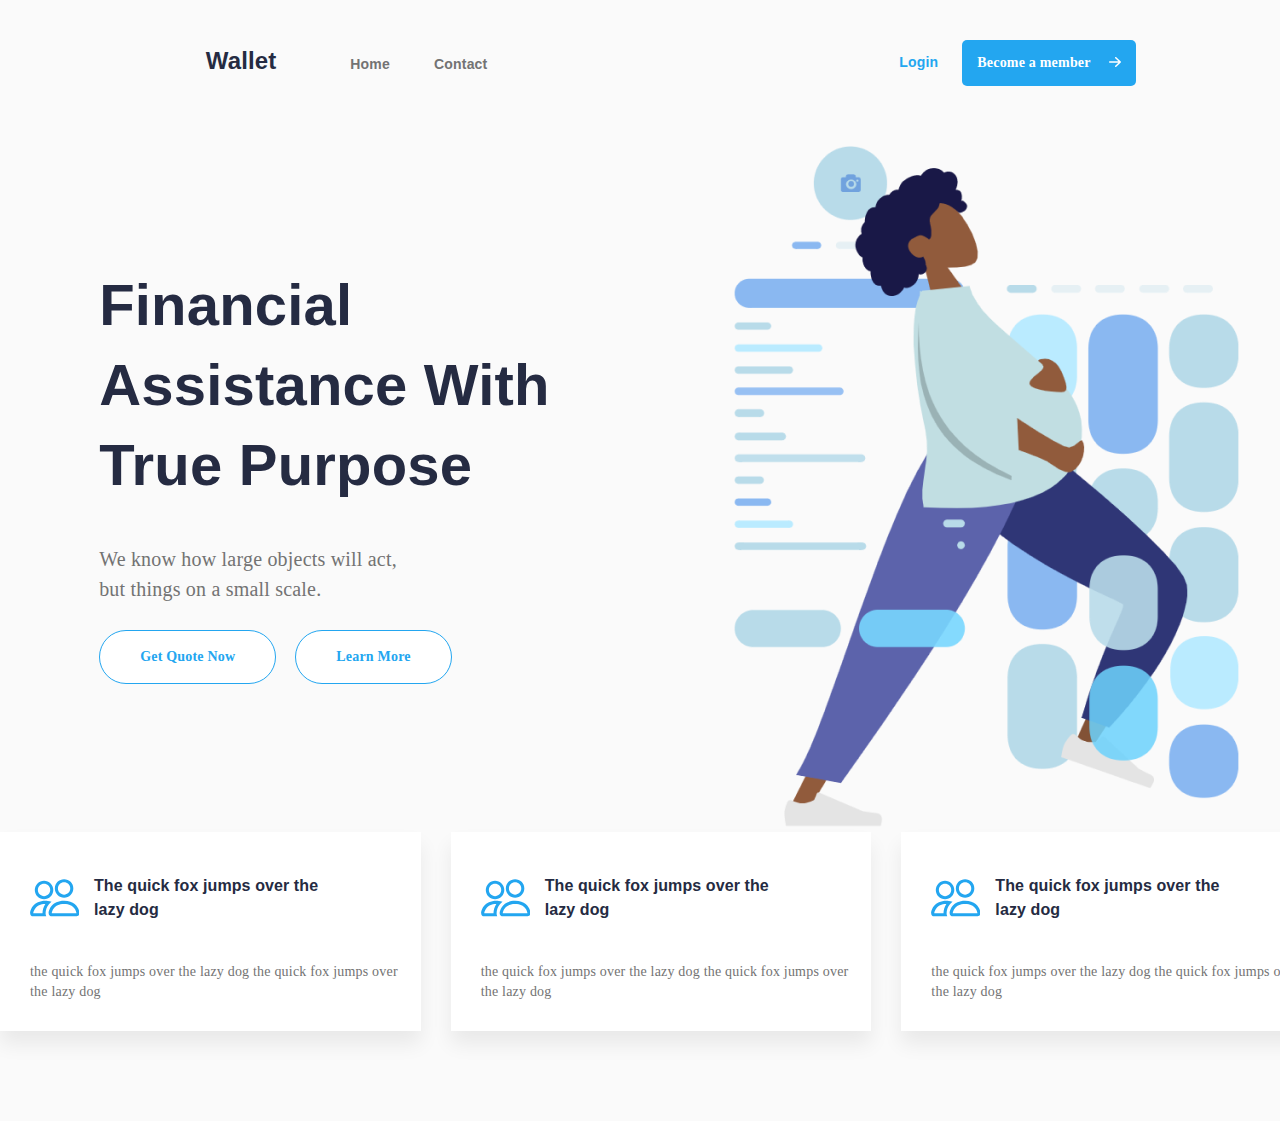
<file: index.html>
<!DOCTYPE html>
<html lang="en">

<head>
    <meta charset="UTF-8">
    <meta http-equiv="X-UA-Compatible" content="IE=edge">
    <meta name="viewport" content="width=device-width, initial-scale=1.0">
    <link rel="stylesheet" href="style.css">
    <title>Wallet</title>
</head>

<body>
    <div class="content">
        <div class="navbar">
            <div class="left_content">
                <a href="" id="logo">Wallet</a>
                <a href="">Home</a>
                <a href="">Contact</a>
            </div>
            <div class="right_content">
                <a href="login_page/index.html">Login</a>
                <form action = "signup_page/index.html">
                <button>Become a member <img src="img/Vector (1).svg" alt=""></button>
                </form>
            </div>
        </div>
        <div class="home">
            <div class="home_main_content">
                <div class="home_main_content_left">
                    <h1>Financial  Assistance With  True Purpose</h1>
                    <h4>We know how large objects will act, <br>
                        but things on a small scale.</h4>
                    <div class="home_buttons">
                        <button id="get">Get Quote Now</button>
                        <button id="learn">Learn More</button>
                    </div>
                </div>
                <div class="home_main_content_right">
                    <img src="img/croods-user-interface.png" alt="img">
                </div>
            </div>
            <div class="home_cards">
                <div class="home_card">
                    <div class="card_up">
                        <img src="img/Vector.svg" alt="">
                        <div class="card_header">
                            <h5>The quick fox jumps over the
                                lazy dog</h5>
                            </div>
                    </div>
                    <div class="card_lower">
                        <p>the quick fox jumps over the lazy dog the quick
                            fox jumps over the lazy dog</p>
                    </div>
                </div>
                <div class="home_card">
                    <div class="card_up">
                        <img src="img/Vector.svg" alt="">
                        <div class="card_header">
                            <h5>The quick fox jumps over the
                                lazy dog</h5>
                            </div>
                    </div>
                    <div class="card_lower">
                        <p>the quick fox jumps over the lazy dog the quick
                            fox jumps over the lazy dog</p>
                    </div>
                </div>
                <div class="home_card">
                    <div class="card_up">
                        <img src="img/Vector.svg" alt="">
                        <div class="card_header">
                            <h5>The quick fox jumps over the
                                lazy dog</h5>
                            </div>
                    </div>
                    <div class="card_lower">
                        <p>the quick fox jumps over the lazy dog the quick
                            fox jumps over the lazy dog</p>
                    </div>
                </div>
            </div>
        </div>
    </div>
</body>

</html>
</file>
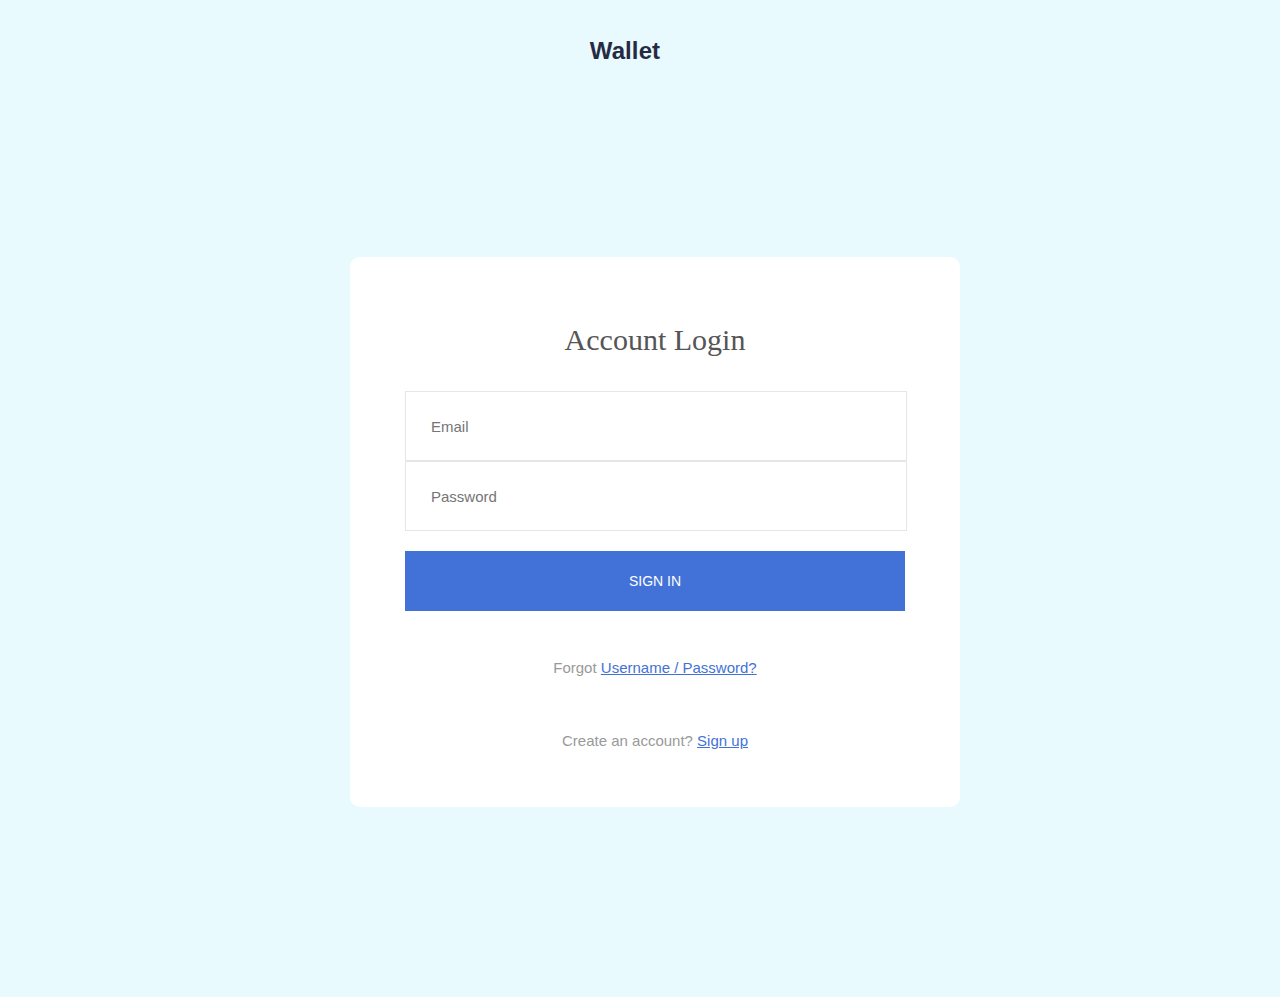
<file: login_page/index.html>
<!DOCTYPE html>
<html lang="en">
  <head>
    <title>LogIn</title>
    <meta charset="UTF-8" />
    <meta name="viewport" content="width=device-width, initial-scale=1" />
    <link rel="stylesheet" href="style.css">
  </head>
  <body>
   <div class="navbar">
            <div class="left_content">
                <a href="../index.html" id="logo">Wallet</a>
            </div>
            <div class="right_content">
            </div>
        </div>
    <div class="limiter">
      <div class="container_login">
        <div class="wrap_login">
          <form class="login_form validate_form">
            <span class="login_form_title"> Account Login </span>
            <div
              class="wrap_input validate-input"
              data-validate="Valid email is required: ex@abc.xyz"
            >
              <input
                data = "email"
                class="input"
                type="text"
                name="email"
                placeholder="Email"
                required
              />
              <span class="focus_input_1"></span>
              <span class="focus_input_2"></span>
            </div>
            <div
              class="wrap_input rs1 validate-input"
              data-validate="Password is required"
            >
              <input
                data ="password"
                class="input"
                type="password"
                name="pass"
                placeholder="Password"
                required
              />
              <span class="focus_input_1"></span>
              <span class="focus_input_2"></span>
            </div>
            <div class="container_login_form_btn">
              <input type="submit" value="Sign in" class="login_form_btn"/>
            </div>
            <div class="text_center p-t-45 p-b-4">
              <span class="txt1"> Forgot </span>
              <a href="#" class="txt2 hov1"> Username / Password? </a>
            </div>
            <div class="text_center">
              <span class="txt1"> Create an account? </span>
              <a href="/signup_page/index.html" class="txt2 hov1"> Sign up </a>
            </div>
          </form>
        </div>
      </div>
    </div>
  </body>
</html>
</file>
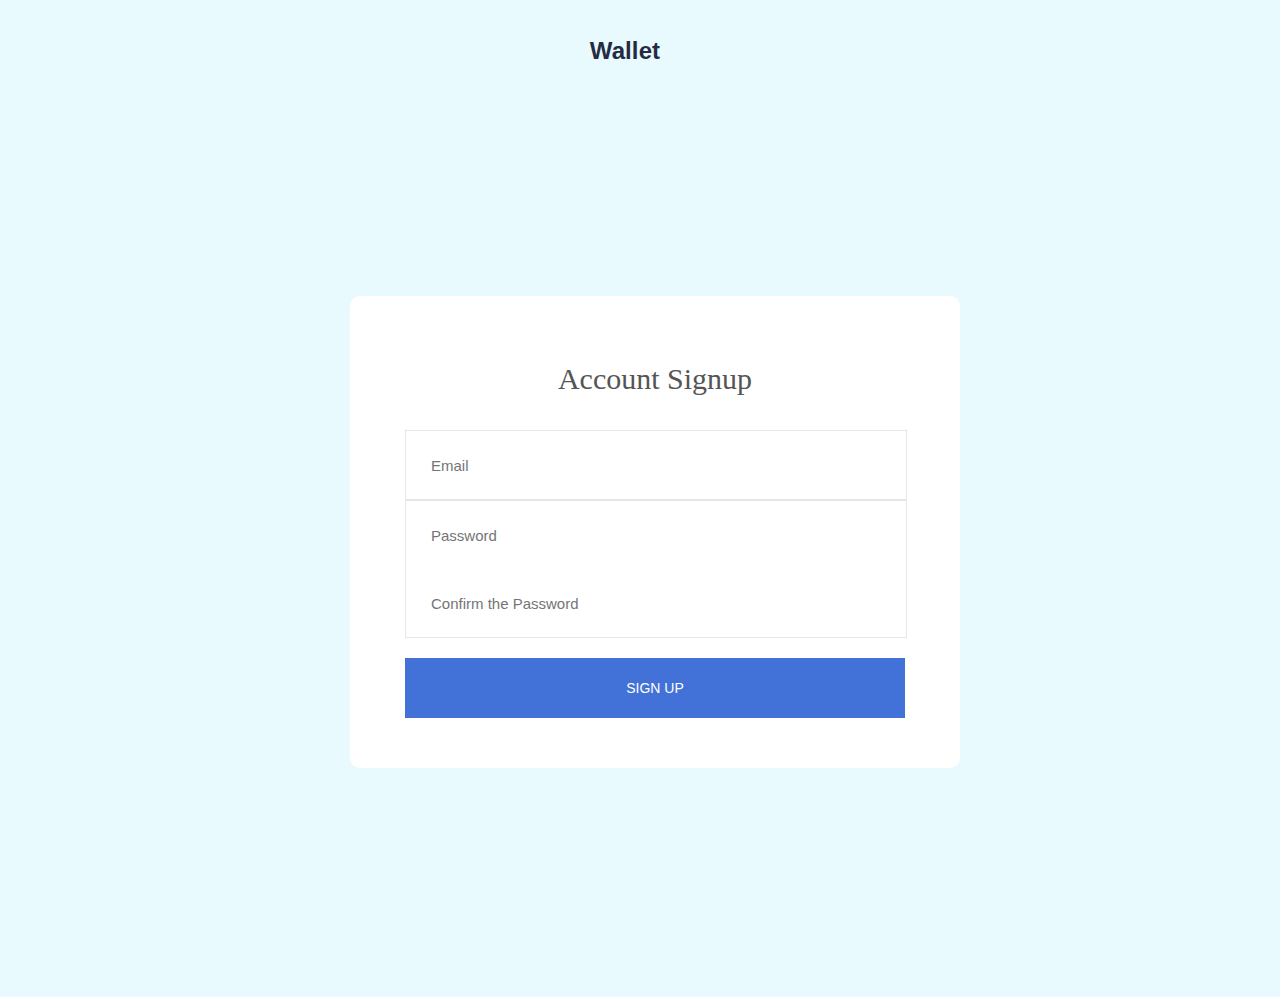
<file: signup_page/index.html>
<!DOCTYPE html>
<html lang="en">
  <head>
    <title>SignUp</title>
    <meta charset="UTF-8" />
    <meta name="viewport" content="width=device-width, initial-scale=1" />
    <link rel="stylesheet" href="style.css">
  </head>
  <body>
   <div class="navbar">
            <div class="left_content">
                <a href="../index.html" id="logo">Wallet</a>
            </div>
            <div class="right_content">
            </div>
        </div>
    <div class="limiter">
      <div class="container_login">
        <div class="wrap_login">
          <form class="login_form validate_form">
            <span class="login_form_title"> Account Signup </span>
            <div
              class="wrap_input validate-input"
              data-validate="Valid email is required: ex@abc.xyz"
            >
              <input
                data = "email"
                class="input"
                type="text"
                name="email"
                placeholder="Email"
                required
              />
              <span class="focus_input_1"></span>
              <span class="focus_input_2"></span>
            </div>
            <div
              class="wrap_input rs1 validate-input"
              data-validate="Password is required"
            >
              <input
                data ="password"
                class="input"
                type="password"
                name="pass"
                placeholder="Password"
                required
              />
                <input
                data ="password"
                class="input"
                type="password"
                name="pass"
                placeholder="Confirm the Password"
                required
              />
              <span class="focus_input_1"></span>
              <span class="focus_input_2"></span>
            </div>
            <div class="container_login_form_btn">
              <input type="submit" value="Sign up" class="login_form_btn"/>
            </div>
          </form>
        </div>
      </div>
    </div>
  </body>
</html>
</file>
<file: style.css>
body {
    margin: 0;
    padding: 0;
    background-color: #FAFAFA;
}

.content {
    width: 1322px;
    display: block;
    margin: auto;

}

.navbar {
    position: sticky;
    display: flex;
    align-items: center;
    justify-content: space-around;
    padding-bottom: 60px;
    padding-top: 35px;
}

#logo {
    font-family: Montserrat, sans-serif;
    font-style: normal;
    font-weight: bold;
    font-size: 24px;
    line-height: 32px;
    letter-spacing: 0.1px;
    color: #252B42;
    text-decoration: none;
    margin-right: 50px;
}

.navbar a {
    margin: 0 20px 0 20px;
    cursor: pointer;
    text-decoration: none;
    font-family: Montserrat, sans-serif;
    font-style: normal;
    font-weight: 600;
    font-size: 14px;
    line-height: 24px;
    text-align: center;
    letter-spacing: 0.2px;
    color: #737373;
    background-image: linear-gradient(currentColor, currentColor);
    background-position: 0% 100%;
    background-repeat: no-repeat;
    background-size: 0% 2px;
    transition: background-size ease-out 0.3s;

}

.navbar a:hover,
.navbara:focus {
    font-size: 16px;
    font-weight: bold;
    background-size: 100% 2px;
}

.right_content {
    padding-top: 5px;
}

.right_content a {
    font-family: Montserrat, sans-serif;
    font-style: normal;
    font-weight: bold;
    font-size: 14px;
    line-height: 22px;
    text-align: right;
    letter-spacing: 0.2px;
    color: #23A6F0;
}
.right_content form{
    display: inline;
}

.right_content button {
    font-family: Montserrat;
    font-style: normal;
    font-weight: bold;
    font-size: 14px;
    line-height: 22px;
    letter-spacing: 0.2px;
    color: #FFFFFF;
    background: #23A6F0;
    border-radius: 5px;
    outline: none;
    border: none;
    padding: 12px 15px 12px 15px;
    transition: all ease-out 0.5s;
}

.right_content button:hover,
.right_content button:focus {
    cursor: pointer;
    background-color: #0170b1;
}

.right_content img {
    padding-left: 15px;
}

.home_main_content {
    display: flex;
    justify-content: center;
}

.home_main_content_left {
    width: 40%;
    margin-top: 80px;
    margin-bottom: auto;
}

.home_main_content_left h1 {
    font-family: Montserrat, sans-serif;
    font-style: normal;
    font-weight: 800;
    font-size: 58px;
    line-height: 80px;
    letter-spacing: 0.2px;
    color: #252B42;
}

.home_main_content_left h4 {
    font-family: Montserrat;
    font-style: normal;
    font-weight: 500;
    font-size: 20px;
    line-height: 30px;
    letter-spacing: 0.2px;
    color: #737373;
}

.home_main_content_right {
    display: block;
    width: 45%;
}

.home_buttons button {
    padding: 15px 40px 15px 40px;
    margin-right: 15px;
    border: 1px solid #23A6F0;
    box-sizing: border-box;
    border-radius: 37px;
    outline: none;
    background-color: white;
    font-family: Montserrat;
    font-style: normal;
    font-weight: bold;
    font-size: 14px;
    line-height: 22px;
    text-align: center;
    letter-spacing: 0.2px;
    color: #23A6F0;
    transition: all ease-out 0.5s;
}

.home_buttons button:hover,
.home_buttons button:focus {
    background: #23A6F0;
    border-radius: 37px;
    color: #FFFFFF;
}

.home_cards {
    display: flex;
    margin-bottom: 90px;
}

.home_cards .home_card:not(:first-child) {
    margin-left: 30px;
}

.home_card {
    background: #FFFFFF;
    box-shadow: 0px 13px 19px rgba(0, 0, 0, 0.07);
    padding: 15px 10px 15px 30px;
}

.card_up {
    display: flex;
    flex-direction: row;
    justify-content: flex-start;
}

.card_header h5 {
    padding-left: 15px;
    font-family: Montserrat, sans-serif;
    font-style: normal;
    font-weight: bold;
    font-size: 16px;
    line-height: 24px;
    letter-spacing: 0.1px;
    color: #252B42;
    width: 80%;
}

.card_lower p {
    font-family: Montserrat;
    font-style: normal;
    font-weight: 500;
    font-size: 14px;
    line-height: 20px;
    letter-spacing: 0.2px;
    color: #737373;
}
</file>
<file: login_page/style.css>
body {
    height: 100%;
    font-family: OpenSans-Regular,sans-serif;
    margin: 0;
    font-size: 1rem;
    font-weight: 400;
    line-height: 1.5;
    color: #212529;
    background: #e9faff;
}

.navbar {
    position: sticky;
    display: flex;
    align-items: center;
    justify-content: center;
    padding-top: 35px;
}

#logo {
    font-family: Montserrat, sans-serif;
    font-style: normal;
    font-weight: bold;
    font-size: 24px;
    line-height: 32px;
    letter-spacing: 0.1px;
    color: #252B42;
    text-decoration: none;
    margin-right: 50px;
}

.navbar a {
    margin: 0 20px 0 20px;
    cursor: pointer;
    text-decoration: none;
    font-family: Montserrat, sans-serif;
    font-style: normal;
    font-weight: 600;
    font-size: 14px;
    line-height: 24px;
    text-align: center;
    letter-spacing: 0.2px;
    color: #737373;
    background-image: linear-gradient(currentColor, currentColor);
    background-position: 0% 100%;
    background-repeat: no-repeat;
    background-size: 0% 2px;
    transition: background-size ease-out 0.3s;

}

.navbar a:hover,
.navbara:focus {
    font-size: 16px;
    font-weight: bold;
    background-size: 100% 2px;
}

.right_content {
    padding-top: 5px;
}

.right_content a {
    font-family: Montserrat, sans-serif;
    font-style: normal;
    font-weight: bold;
    font-size: 14px;
    line-height: 22px;
    text-align: right;
    letter-spacing: 0.2px;
    color: #23A6F0;
}



.right_content button {
    font-family: Montserrat;
    font-style: normal;
    font-weight: bold;
    font-size: 14px;
    line-height: 22px;
    letter-spacing: 0.2px;
    color: #FFFFFF;
    background: #23A6F0;
    border-radius: 5px;
    outline: none;
    border: none;
    padding: 12px 15px 12px 15px;
    transition: all ease-out 0.5s;
}

.right_content button:hover,
.right_content button:focus {
    cursor: pointer;
    background-color: #0170b1;
}

.right_content img {
    padding-left: 15px;
}

.limiter {
    width: 100%;
    margin: 0 auto;
}
.container_login {
    width: 100%;
    min-height: 100vh;
    display: flex;
    flex-wrap: wrap;
    justify-content: center;
    align-items: center;
    padding: 15px;
    background: #e9faff;
}
.wrap_login{
    width: 500px;
    background: #fff;
    border-radius: 10px;
    overflow: hidden;
    padding-right:55px;
    padding-left:55px;
    padding-bottom: 50px;
    padding-top: 65px;
    margin: 0;
}
.login_form{
    width: 100%;
}
.login_form_title {
    display: block;
    font-family: OpenSans-Regular;
    font-size: 30px;
    color: #555;
    line-height: 1.2;
    text-align: center;
    padding-bottom: 33px;
}
.wrap_input {
    width: 100%;
    background-color: #fff;
    border: 1px solid #e6e6e6;
}
input.input {
    height: 68px;
    padding: 0 25px;
    outline: none;
    border: none;
}
.input{
    display: block;
    width: 100%;
    background: 0 0;
    font-family: OpenSans-Regular, sans-serif;
    font-size: 15px;
    color: #666;
    line-height: 1.2;
}

.container_login_form_btn {
    margin-top: 20px;
    width: 100%;
    display: flex;
    flex-wrap: wrap;
}
.login_form_btn{
    display: flex;
    justify-content: center;
    align-items: center;
    padding: 0 20px;
    width: 100%;
    height: 60px;
    background-color: #4272d7;
    font-family: OpenSans-Regular, sans-serif;
    font-size: 14px;
    color: #fff;
    line-height: 1.2;
    text-transform: uppercase;
    transition: all .4s;
    cursor: pointer;
    outline: none!important;
    border: none;

}

.text_center{
    padding-top: 45px;
    padding-bottom: 4px;
    text-align: center;
}
.txt1 {
    font-family: OpenSans-Regular,sans-serif;
    font-size: 15px;
    line-height: 1.4;
    color: #999;
}
.txt2 {
    font-family: OpenSans-Regular, sans-serif;
    font-size: 15px;
    line-height: 1.4;
    color: #4272d7;
}
</file>
<file: signup_page/style.css>
body {
    height: 100%;
    font-family: OpenSans-Regular,sans-serif;
    margin: 0;
    font-size: 1rem;
    font-weight: 400;
    line-height: 1.5;
    color: #212529;
    background: #e9faff;
}

.navbar {
    position: sticky;
    display: flex;
    align-items: center;
    justify-content: center;
    padding-top: 35px;
}

#logo {
    font-family: Montserrat, sans-serif;
    font-style: normal;
    font-weight: bold;
    font-size: 24px;
    line-height: 32px;
    letter-spacing: 0.1px;
    color: #252B42;
    text-decoration: none;
    margin-right: 50px;
}

.navbar a {
    margin: 0 20px 0 20px;
    cursor: pointer;
    text-decoration: none;
    font-family: Montserrat, sans-serif;
    font-style: normal;
    font-weight: 600;
    font-size: 14px;
    line-height: 24px;
    text-align: center;
    letter-spacing: 0.2px;
    color: #737373;
    background-image: linear-gradient(currentColor, currentColor);
    background-position: 0% 100%;
    background-repeat: no-repeat;
    background-size: 0% 2px;
    transition: background-size ease-out 0.3s;

}

.navbar a:hover,
.navbara:focus {
    font-size: 16px;
    font-weight: bold;
    background-size: 100% 2px;
}

.right_content {
    padding-top: 5px;
}

.right_content a {
    font-family: Montserrat, sans-serif;
    font-style: normal;
    font-weight: bold;
    font-size: 14px;
    line-height: 22px;
    text-align: right;
    letter-spacing: 0.2px;
    color: #23A6F0;
}



.right_content button {
    font-family: Montserrat;
    font-style: normal;
    font-weight: bold;
    font-size: 14px;
    line-height: 22px;
    letter-spacing: 0.2px;
    color: #FFFFFF;
    background: #23A6F0;
    border-radius: 5px;
    outline: none;
    border: none;
    padding: 12px 15px 12px 15px;
    transition: all ease-out 0.5s;
}

.right_content button:hover,
.right_content button:focus {
    cursor: pointer;
    background-color: #0170b1;
}

.right_content img {
    padding-left: 15px;
}

.limiter {
    width: 100%;
    margin: 0 auto;
}
.container_login {
    width: 100%;
    min-height: 100vh;
    display: flex;
    flex-wrap: wrap;
    justify-content: center;
    align-items: center;
    padding: 15px;
    background: #e9faff;
}
.wrap_login{
    width: 500px;
    background: #fff;
    border-radius: 10px;
    overflow: hidden;
    padding-right:55px;
    padding-left:55px;
    padding-bottom: 50px;
    padding-top: 65px;
    margin: 0;
}
.login_form{
    width: 100%;
}
.login_form_title {
    display: block;
    font-family: OpenSans-Regular;
    font-size: 30px;
    color: #555;
    line-height: 1.2;
    text-align: center;
    padding-bottom: 33px;
}
.wrap_input {
    width: 100%;
    background-color: #fff;
    border: 1px solid #e6e6e6;
}
input.input {
    height: 68px;
    padding: 0 25px;
    outline: none;
    border: none;
}
.input{
    display: block;
    width: 100%;
    background: 0 0;
    font-family: OpenSans-Regular, sans-serif;
    font-size: 15px;
    color: #666;
    line-height: 1.2;
}

.container_login_form_btn {
    margin-top: 20px;
    width: 100%;
    display: flex;
    flex-wrap: wrap;
}
.login_form_btn{
    display: flex;
    justify-content: center;
    align-items: center;
    padding: 0 20px;
    width: 100%;
    height: 60px;
    background-color: #4272d7;
    font-family: OpenSans-Regular, sans-serif;
    font-size: 14px;
    color: #fff;
    line-height: 1.2;
    text-transform: uppercase;
    transition: all .4s;
    outline: none!important;
    border: none;
    cursor: pointer;
}

.text_center{
    padding-top: 45px;
    padding-bottom: 4px;
    text-align: center;
}
.txt1 {
    font-family: OpenSans-Regular,sans-serif;
    font-size: 15px;
    line-height: 1.4;
    color: #999;
}
.txt2 {
    font-family: OpenSans-Regular, sans-serif;
    font-size: 15px;
    line-height: 1.4;
    color: #4272d7;
}
</file>
